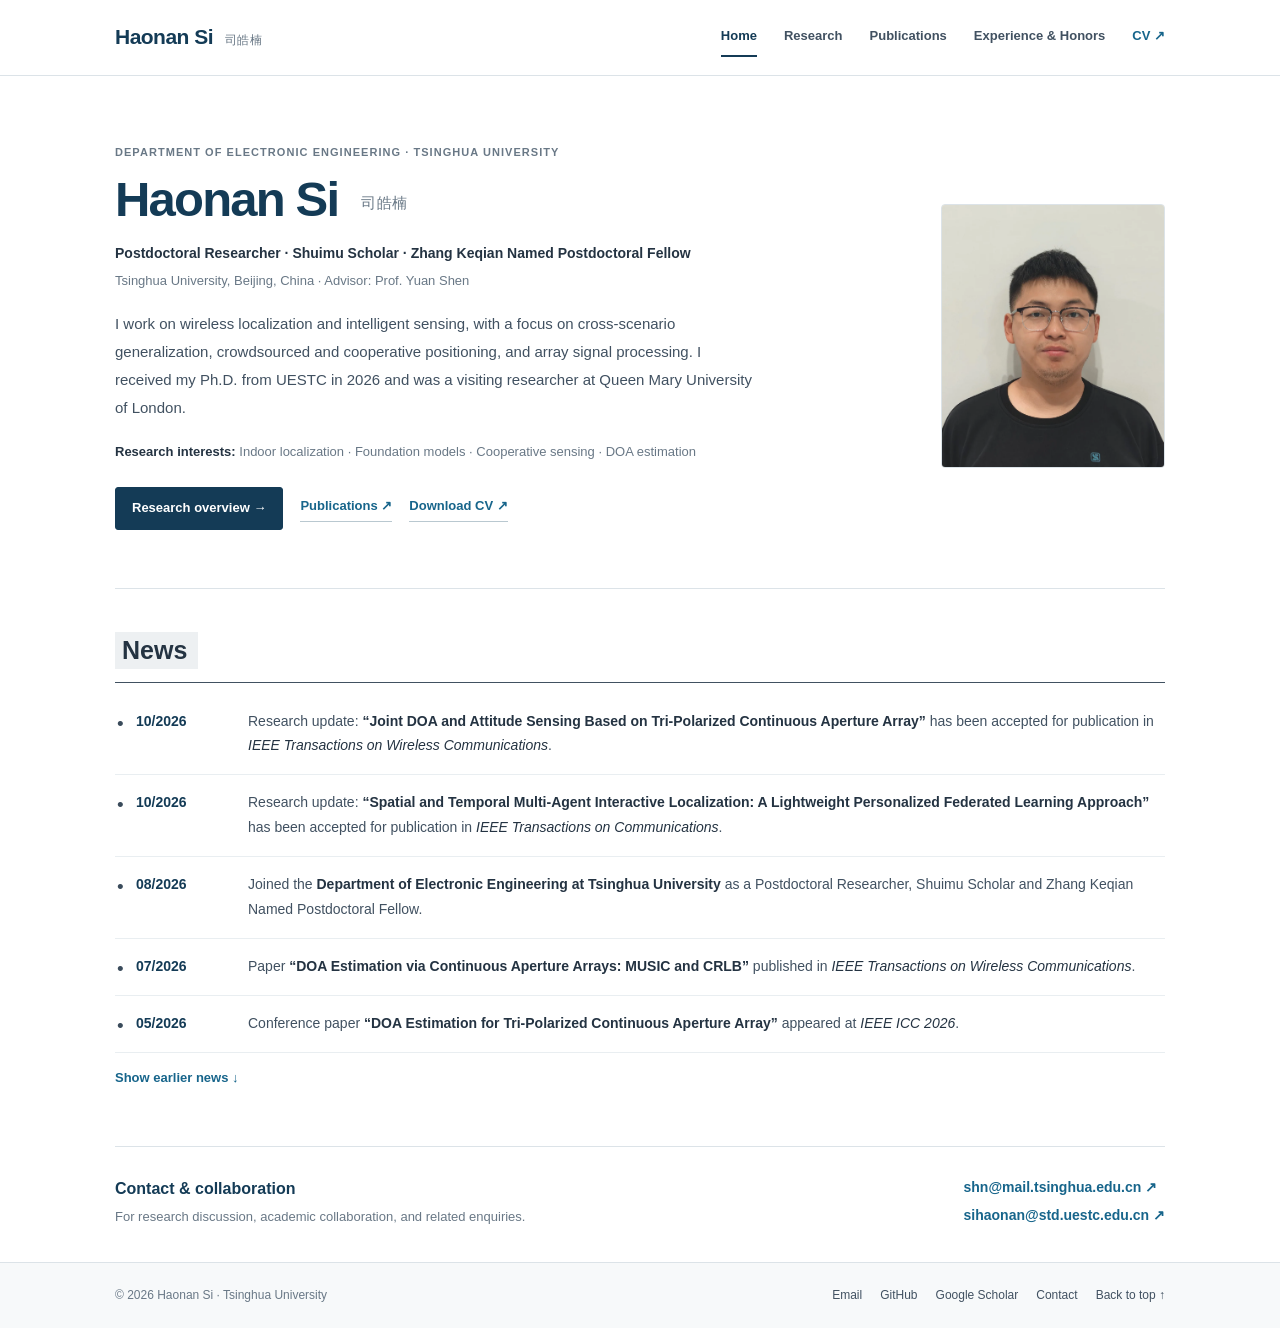
<file: index.html>
<!doctype html><html lang="en"><head>
<meta charset="utf-8"><meta name="viewport" content="width=device-width,initial-scale=1">
<title>Home · Haonan Si</title>
<meta name="description" content="I work on wireless localization and intelligent sensing, with a focus on cross-scenario generalization, crowdsourced and cooperative positioning, and array signal processing. I received my Ph.D. from UESTC in 2026 and was a visiting researcher at Queen Mary University of London.">
<link rel="stylesheet" href="style.css">
<script defer src="assets/js/site.js"></script></head><body >
<a class="skip-link" href="#main-content">Skip to content</a>
<header class="site-header" id="top"><div class="container header-row">
 <a class="site-brand" href="index.html" aria-label="Haonan Si homepage"><strong>Haonan Si</strong><span>司皓楠</span></a>
 <button class="menu-toggle" type="button" aria-expanded="false" aria-controls="primary-navigation" aria-label="Toggle navigation"><span></span><span></span><span></span></button>
 <nav id="primary-navigation" class="site-nav" aria-label="Main navigation"><a href="index.html" aria-current="page">Home</a>
<a href="research.html" >Research</a>
<a href="publications.html" >Publications</a>
<a href="experience-honors.html" >Experience &amp; Honors</a>
<a class="nav-cv" href="assets/Haonan_Si_CV.pdf" target="_blank" rel="noopener noreferrer">CV ↗</a></nav></div></header>
<main id="main-content">


<div class="container">
<section class="home-hero" aria-labelledby="home-title">
 <div><span class="overline">Department of Electronic Engineering · Tsinghua University</span>
 <h1 id="home-title">Haonan Si <span class="cn-name">司皓楠</span></h1>
 <p class="home-role">Postdoctoral Researcher · Shuimu Scholar · Zhang Keqian Named Postdoctoral Fellow</p>
 <p class="home-institution">Tsinghua University, Beijing, China · Advisor: Prof. Yuan Shen</p>
 <p class="home-description">I work on wireless localization and intelligent sensing, with a focus on cross-scenario generalization, crowdsourced and cooperative positioning, and array signal processing. I received my Ph.D. from UESTC in 2026 and was a visiting researcher at Queen Mary University of London.</p>
 <p class="home-interests"><strong>Research interests:</strong> Indoor localization · Foundation models · Cooperative sensing · DOA estimation</p>
 <div class="hero-links"><a class="primary-link" href="research.html">Research overview →</a><a class="text-link" href="publications.html">Publications ↗</a><a class="text-link" href="assets/Haonan_Si_CV.pdf" target="_blank" rel="noopener noreferrer">Download CV ↗</a></div>
 </div>
 <figure class="hero-photo"><img src="assets/images/portrait.webp" width="1050" height="1400" alt="Portrait of Haonan Si" fetchpriority="high"></figure>
</section>
<section class="news-section" id="news" aria-labelledby="news-title">
 <div class="heading-rule"><h2 class="block-heading" id="news-title"><span class="heading-highlight">News</span></h2></div>
 <ul class="news-list">
<li class="news-item" data-older="false"><time class="news-date">10/2026</time><div class="news-detail">Research update: <strong>“Joint DOA and Attitude Sensing Based on Tri-Polarized Continuous Aperture Array”</strong> has been accepted for publication in <em>IEEE Transactions on Wireless Communications</em>.</div></li>
<li class="news-item" data-older="false"><time class="news-date">10/2026</time><div class="news-detail">Research update: <strong>“Spatial and Temporal Multi-Agent Interactive Localization: A Lightweight Personalized Federated Learning Approach”</strong> has been accepted for publication in <em>IEEE Transactions on Communications</em>.</div></li>
<li class="news-item" data-older="false"><time class="news-date">08/2026</time><div class="news-detail">Joined the <strong>Department of Electronic Engineering at Tsinghua University</strong> as a Postdoctoral Researcher, Shuimu Scholar and Zhang Keqian Named Postdoctoral Fellow.</div></li>
<li class="news-item" data-older="false"><time class="news-date">07/2026</time><div class="news-detail">Paper <strong>“DOA Estimation via Continuous Aperture Arrays: MUSIC and CRLB”</strong> published in <em>IEEE Transactions on Wireless Communications</em>.</div></li>
<li class="news-item" data-older="false"><time class="news-date">05/2026</time><div class="news-detail">Conference paper <strong>“DOA Estimation for Tri-Polarized Continuous Aperture Array”</strong> appeared at <em>IEEE ICC 2026</em>.</div></li>
<li class="news-item" data-older="true"><time class="news-date">11/2025</time><div class="news-detail">Paper <strong>“Cross-Scenario Foundation Localization Models: Architecture, Key Technologies, and Challenges”</strong> published in <em>IEEE Wireless Communications</em>.</div></li>
<li class="news-item" data-older="true"><time class="news-date">04/2025</time><div class="news-detail">Paper <strong>“Unsupervised Localization Toward Crowdsourced Trajectory Data: A Deep Reinforcement Learning Approach”</strong> published in <em>IEEE Transactions on Wireless Communications</em>.</div></li>
<li class="news-item" data-older="true"><time class="news-date">11/2024</time><div class="news-detail">Began a visiting Ph.D. research appointment at <strong>Queen Mary University of London</strong>, working with Prof. Yuanwei Liu and Dr. Jin Zhang.</div></li></ul>
 <button class="news-expand" type="button" hidden aria-expanded="false">Show earlier news ↓</button>
</section>
<section id="contact" class="contact-strip"><div><h2>Contact &amp; collaboration</h2><p>For research discussion, academic collaboration, and related enquiries.</p></div><div class="contact-emails"><a href="mailto:shn@mail.tsinghua.edu.cn">shn@mail.tsinghua.edu.cn ↗</a><a href="mailto:sihaonan@std.uestc.edu.cn">sihaonan@std.uestc.edu.cn ↗</a></div></section>
</div>

</main><footer class="site-footer"><div class="container footer-row"><span>© 2026 Haonan Si · Tsinghua University</span><span class="footer-links">
<a href="mailto:shn@mail.tsinghua.edu.cn">Email</a>
<a href="https://github.com/victory-si" target="_blank" rel="noopener noreferrer">GitHub</a>
<a href="https://scholar.google.com/citations?user=vTp-Ue4AAAAJ&amp;hl=zh-CN" target="_blank" rel="noopener noreferrer">Google Scholar</a>
<a href="index.html#contact">Contact</a><a href="#top">Back to top ↑</a>
</span></div></footer></body></html>
</file>
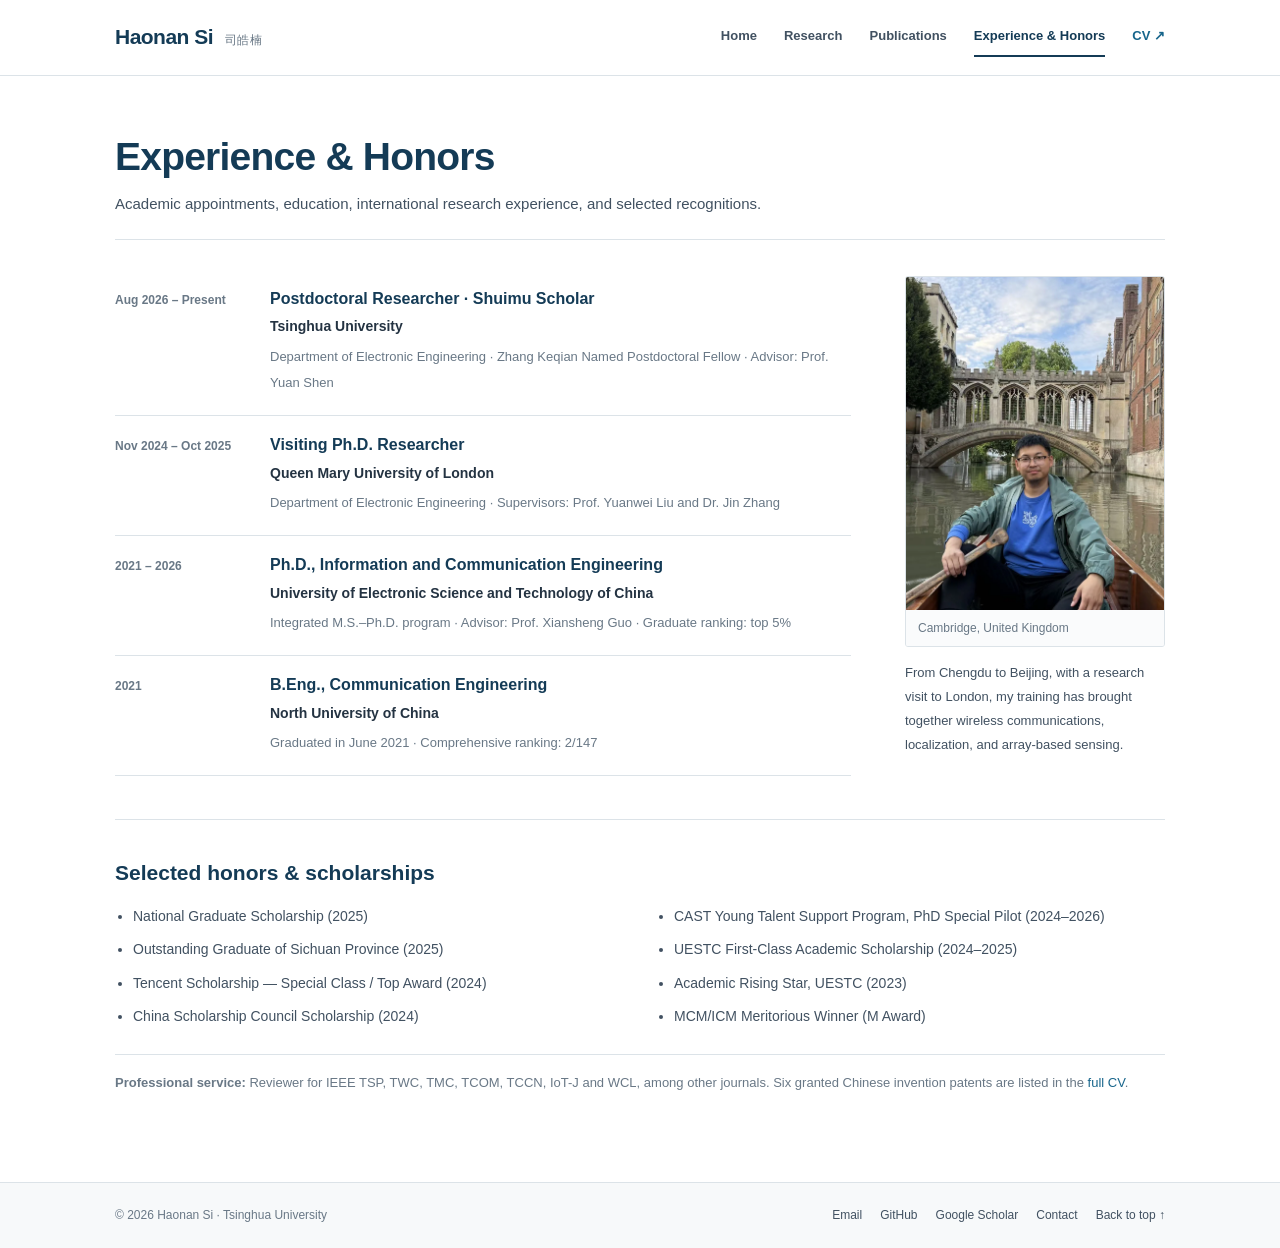
<file: experience-honors.html>
<!doctype html><html lang="en"><head>
<meta charset="utf-8"><meta name="viewport" content="width=device-width,initial-scale=1">
<title>Experience &amp; Honors · Haonan Si</title>
<meta name="description" content="I work on wireless localization and intelligent sensing, with a focus on cross-scenario generalization, crowdsourced and cooperative positioning, and array signal processing. I received my Ph.D. from UESTC in 2026 and was a visiting researcher at Queen Mary University of London.">
<link rel="stylesheet" href="style.css">
<script defer src="assets/js/site.js"></script></head><body >
<a class="skip-link" href="#main-content">Skip to content</a>
<header class="site-header" id="top"><div class="container header-row">
 <a class="site-brand" href="index.html" aria-label="Haonan Si homepage"><strong>Haonan Si</strong><span>司皓楠</span></a>
 <button class="menu-toggle" type="button" aria-expanded="false" aria-controls="primary-navigation" aria-label="Toggle navigation"><span></span><span></span><span></span></button>
 <nav id="primary-navigation" class="site-nav" aria-label="Main navigation"><a href="index.html" >Home</a>
<a href="research.html" >Research</a>
<a href="publications.html" >Publications</a>
<a href="experience-honors.html" aria-current="page" >Experience &amp; Honors</a>
<a class="nav-cv" href="assets/Haonan_Si_CV.pdf" target="_blank" rel="noopener noreferrer">CV ↗</a></nav></div></header>
<main id="main-content">


<div class="container"><header class="inner-header"><h1>Experience &amp; Honors</h1><p>Academic appointments, education, international research experience, and selected recognitions.</p></header>
<div class="inner-content"><div class="experience-layout"><div><div class="timeline"><div class="timeline-item"><div class="timeline-date">Aug 2026 – Present</div><div class="timeline-content"><h2>Postdoctoral Researcher · Shuimu Scholar</h2><p>Tsinghua University</p><span>Department of Electronic Engineering · Zhang Keqian Named Postdoctoral Fellow · Advisor: Prof. Yuan Shen</span></div></div>
<div class="timeline-item"><div class="timeline-date">Nov 2024 – Oct 2025</div><div class="timeline-content"><h2>Visiting Ph.D. Researcher</h2><p>Queen Mary University of London</p><span>Department of Electronic Engineering · Supervisors: Prof. Yuanwei Liu and Dr. Jin Zhang</span></div></div>
<div class="timeline-item"><div class="timeline-date">2021 – 2026</div><div class="timeline-content"><h2>Ph.D., Information and Communication Engineering</h2><p>University of Electronic Science and Technology of China</p><span>Integrated M.S.–Ph.D. program · Advisor: Prof. Xiansheng Guo · Graduate ranking: top 5%</span></div></div>
<div class="timeline-item"><div class="timeline-date">2021</div><div class="timeline-content"><h2>B.Eng., Communication Engineering</h2><p>North University of China</p><span>Graduated in June 2021 · Comprehensive ranking: 2/147</span></div></div></div></div>
<aside class="experience-aside"><figure><img src="assets/images/cambridge.webp" width="1050" height="1400" alt="Haonan Si in Cambridge during a UK visit" loading="lazy"><figcaption>Cambridge, United Kingdom</figcaption></figure><p class="aside-note">From Chengdu to Beijing, with a research visit to London, my training has brought together wireless communications, localization, and array-based sensing.</p></aside></div>
<section class="honors-section"><h2 class="small-heading">Selected honors &amp; scholarships</h2><div class="honors-grid"><ul><li>National Graduate Scholarship (2025)</li><li>Outstanding Graduate of Sichuan Province (2025)</li><li>Tencent Scholarship — Special Class / Top Award (2024)</li><li>China Scholarship Council Scholarship (2024)</li></ul><ul><li>CAST Young Talent Support Program, PhD Special Pilot (2024–2026)</li><li>UESTC First-Class Academic Scholarship (2024–2025)</li><li>Academic Rising Star, UESTC (2023)</li><li>MCM/ICM Meritorious Winner (M Award)</li></ul></div>
<p class="service-note"><strong>Professional service:</strong> Reviewer for IEEE TSP, TWC, TMC, TCOM, TCCN, IoT-J and WCL, among other journals. Six granted Chinese invention patents are listed in the <a href="assets/Haonan_Si_CV.pdf" target="_blank" rel="noopener noreferrer">full CV</a>.</p></section>
</div></div>

</main><footer class="site-footer"><div class="container footer-row"><span>© 2026 Haonan Si · Tsinghua University</span><span class="footer-links">
<a href="mailto:shn@mail.tsinghua.edu.cn">Email</a>
<a href="https://github.com/victory-si" target="_blank" rel="noopener noreferrer">GitHub</a>
<a href="https://scholar.google.com/citations?user=vTp-Ue4AAAAJ&amp;hl=zh-CN" target="_blank" rel="noopener noreferrer">Google Scholar</a>
<a href="index.html#contact">Contact</a><a href="#top">Back to top ↑</a>
</span></div></footer></body></html>
</file>
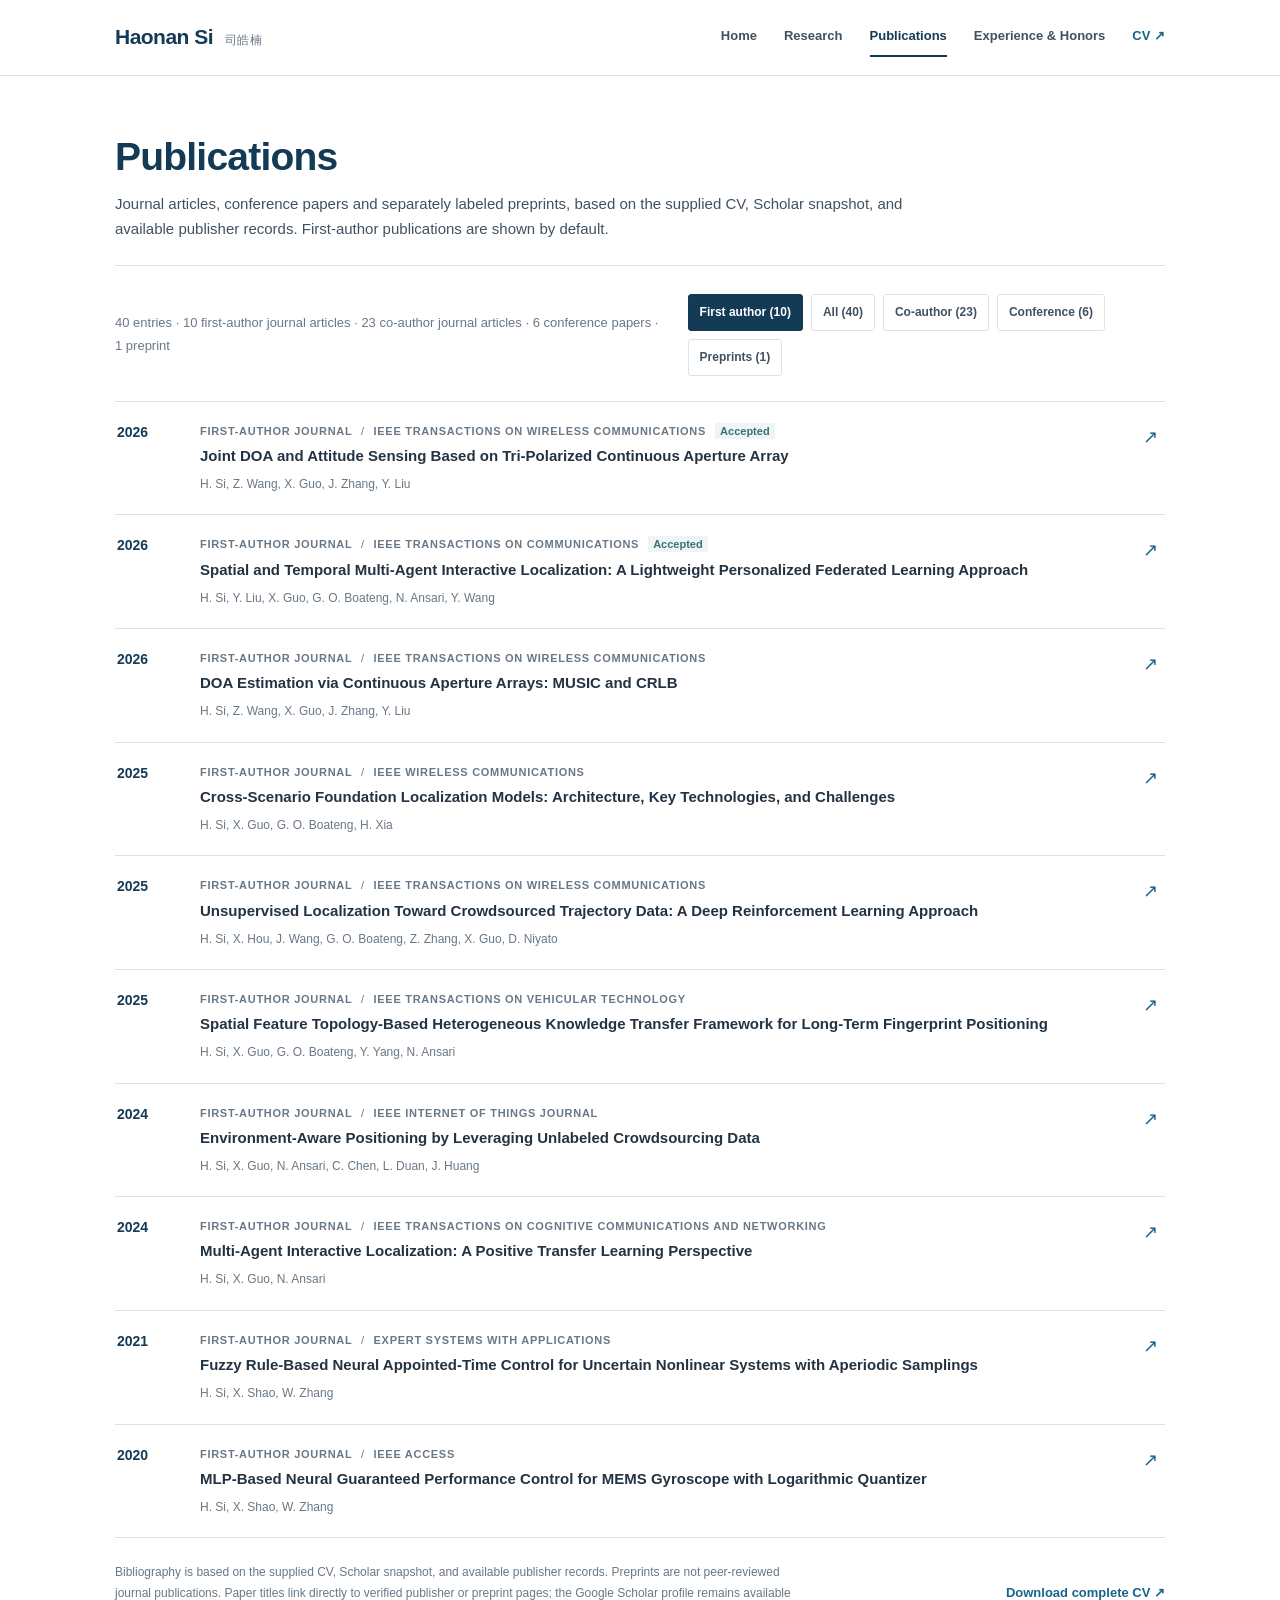
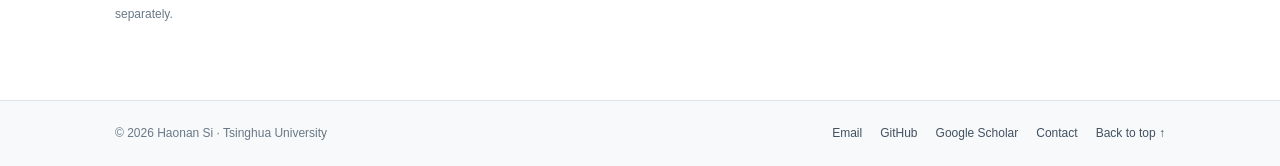
<file: publications.html>
<!doctype html><html lang="en"><head>
<meta charset="utf-8"><meta name="viewport" content="width=device-width,initial-scale=1">
<title>Publications · Haonan Si</title>
<meta name="description" content="I work on wireless localization and intelligent sensing, with a focus on cross-scenario generalization, crowdsourced and cooperative positioning, and array signal processing. I received my Ph.D. from UESTC in 2026 and was a visiting researcher at Queen Mary University of London.">
<link rel="stylesheet" href="style.css">
<script defer src="assets/js/site.js"></script></head><body >
<a class="skip-link" href="#main-content">Skip to content</a>
<header class="site-header" id="top"><div class="container header-row">
 <a class="site-brand" href="index.html" aria-label="Haonan Si homepage"><strong>Haonan Si</strong><span>司皓楠</span></a>
 <button class="menu-toggle" type="button" aria-expanded="false" aria-controls="primary-navigation" aria-label="Toggle navigation"><span></span><span></span><span></span></button>
 <nav id="primary-navigation" class="site-nav" aria-label="Main navigation"><a href="index.html" >Home</a>
<a href="research.html" >Research</a>
<a href="publications.html" aria-current="page" >Publications</a>
<a href="experience-honors.html" >Experience &amp; Honors</a>
<a class="nav-cv" href="assets/Haonan_Si_CV.pdf" target="_blank" rel="noopener noreferrer">CV ↗</a></nav></div></header>
<main id="main-content">
<div class="container"><header class="inner-header"><h1>Publications</h1><p>Journal articles, conference papers and separately labeled preprints, based on the supplied CV, Scholar snapshot, and available publisher records. First-author publications are shown by default.</p></header>
<div class="inner-content"><div class="pub-intro"><span>40 entries · 10 first-author journal articles · 23 co-author journal articles · 6 conference papers · 1 preprint</span>
<div class="pub-filters" role="group" aria-label="Filter publications" hidden><button type="button" data-filter="first" aria-pressed="false">First author (10)</button><button type="button" data-filter="all" aria-pressed="false">All (40)</button><button type="button" data-filter="coauthor" aria-pressed="false">Co-author (23)</button><button type="button" data-filter="conference" aria-pressed="false">Conference (6)</button><button type="button" data-filter="preprint" aria-pressed="false">Preprints (1)</button></div></div><div class="publication-list"><article class="publication-item" data-kind="first" data-category="sensing">
<span class="pub-year">2026</span><div class="pub-content"><div class="pub-type">First-author journal <b>/</b> IEEE Transactions on Wireless Communications<span class="pub-status">Accepted</span></div>
<h2><a href="https://ieeexplore.ieee.org/document/11704840/" target="_blank" rel="noopener noreferrer">Joint DOA and Attitude Sensing Based on Tri-Polarized Continuous Aperture Array</a></h2><p class="pub-authors">H. Si, Z. Wang, X. Guo, J. Zhang, Y. Liu</p></div>
<a class="pub-link" href="https://ieeexplore.ieee.org/document/11704840/" target="_blank" rel="noopener noreferrer" aria-label="Open paper: Joint DOA and Attitude Sensing Based on Tri-Polarized Continuous Aperture Array">↗</a></article><article class="publication-item" data-kind="first" data-category="learning">
<span class="pub-year">2026</span><div class="pub-content"><div class="pub-type">First-author journal <b>/</b> IEEE Transactions on Communications<span class="pub-status">Accepted</span></div>
<h2><a href="https://ieeexplore.ieee.org/document/11715760/" target="_blank" rel="noopener noreferrer">Spatial and Temporal Multi-Agent Interactive Localization: A Lightweight Personalized Federated Learning Approach</a></h2><p class="pub-authors">H. Si, Y. Liu, X. Guo, G. O. Boateng, N. Ansari, Y. Wang</p></div>
<a class="pub-link" href="https://ieeexplore.ieee.org/document/11715760/" target="_blank" rel="noopener noreferrer" aria-label="Open paper: Spatial and Temporal Multi-Agent Interactive Localization: A Lightweight Personalized Federated Learning Approach">↗</a></article><article class="publication-item" data-kind="first" data-category="sensing">
<span class="pub-year">2026</span><div class="pub-content"><div class="pub-type">First-author journal <b>/</b> IEEE Transactions on Wireless Communications</div>
<h2><a href="https://ieeexplore.ieee.org/document/11592786/" target="_blank" rel="noopener noreferrer">DOA Estimation via Continuous Aperture Arrays: MUSIC and CRLB</a></h2><p class="pub-authors">H. Si, Z. Wang, X. Guo, J. Zhang, Y. Liu</p></div>
<a class="pub-link" href="https://ieeexplore.ieee.org/document/11592786/" target="_blank" rel="noopener noreferrer" aria-label="Open paper: DOA Estimation via Continuous Aperture Arrays: MUSIC and CRLB">↗</a></article><article class="publication-item" data-kind="coauthor" data-category="learning">
<span class="pub-year">2026</span><div class="pub-content"><div class="pub-type">Co-author journal <b>/</b> IEEE Transactions on Automation Science and Engineering</div>
<h2><a href="https://ieeexplore.ieee.org/document/11720456/" target="_blank" rel="noopener noreferrer">A Self-Organizing Federated Reinforcement Learning Framework for Cross-Scenario Collaborative AVP Trajectory Planning</a></h2><p class="pub-authors">X. Liu, X. Guo, G. O. Boateng, H. Si, et al.</p></div>
<a class="pub-link" href="https://ieeexplore.ieee.org/document/11720456/" target="_blank" rel="noopener noreferrer" aria-label="Open paper: A Self-Organizing Federated Reinforcement Learning Framework for Cross-Scenario Collaborative AVP Trajectory Planning">↗</a></article><article class="publication-item" data-kind="coauthor" data-category="localization">
<span class="pub-year">2026</span><div class="pub-content"><div class="pub-type">Co-author journal <b>/</b> IEEE Wireless Communications<span class="pub-status">Early Access</span></div>
<h2><a href="https://ieeexplore.ieee.org/document/11716568/" target="_blank" rel="noopener noreferrer">Critical Semantic Innovation Interaction Mechanism Towards Vehicle–Infrastructure Collaboration in Autonomous Valet Parking</a></h2><p class="pub-authors">X. Liu, X. Guo, G. O. Boateng, H. Si, Y. Wang</p></div>
<a class="pub-link" href="https://ieeexplore.ieee.org/document/11716568/" target="_blank" rel="noopener noreferrer" aria-label="Open paper: Critical Semantic Innovation Interaction Mechanism Towards Vehicle–Infrastructure Collaboration in Autonomous Valet Parking">↗</a></article><article class="publication-item" data-kind="coauthor" data-category="localization">
<span class="pub-year">2026</span><div class="pub-content"><div class="pub-type">Co-author journal <b>/</b> ISPRS Journal of Photogrammetry and Remote Sensing</div>
<h2><a href="https://www.sciencedirect.com/science/article/pii/S0924271626003564" target="_blank" rel="noopener noreferrer">ParkingTwin: Training-free streaming 3D reconstruction for parking-lot digital twins</a></h2><p class="pub-authors">X. Liu, Y. Wang, X. Guo, G. O. Boateng, Y. Cao, H. Si, X. Guo, N. Ansari</p></div>
<a class="pub-link" href="https://www.sciencedirect.com/science/article/pii/S0924271626003564" target="_blank" rel="noopener noreferrer" aria-label="Open paper: ParkingTwin: Training-free streaming 3D reconstruction for parking-lot digital twins">↗</a></article><article class="publication-item" data-kind="coauthor" data-category="localization">
<span class="pub-year">2026</span><div class="pub-content"><div class="pub-type">Co-author journal <b>/</b> IEEE Internet of Things Journal</div>
<h2><a href="https://ieeexplore.ieee.org/document/11598796/" target="_blank" rel="noopener noreferrer">O-VIP: A High-Level Semantic Map Construction Method via OSM-Visual-Inertial Fusion for Multivehicle Cooperative AVP</a></h2><p class="pub-authors">Y. Wang, X. Liu, X. Guo, H. Si, N. Ansari</p></div>
<a class="pub-link" href="https://ieeexplore.ieee.org/document/11598796/" target="_blank" rel="noopener noreferrer" aria-label="Open paper: O-VIP: A High-Level Semantic Map Construction Method via OSM-Visual-Inertial Fusion for Multivehicle Cooperative AVP">↗</a></article><article class="publication-item" data-kind="coauthor" data-category="sensing">
<span class="pub-year">2026</span><div class="pub-content"><div class="pub-type">Co-author journal <b>/</b> IEEE Transactions on Wireless Communications</div>
<h2><a href="https://ieeexplore.ieee.org/document/11657468/" target="_blank" rel="noopener noreferrer">Clutter-Aware Waveform Design for Multi-Cell Integrated Sensing and Communication Systems</a></h2><p class="pub-authors">Y. F. Aikoun, G. O. Boateng, Z. Wang, H. Si, X. Guo, N. Ansari</p></div>
<a class="pub-link" href="https://ieeexplore.ieee.org/document/11657468/" target="_blank" rel="noopener noreferrer" aria-label="Open paper: Clutter-Aware Waveform Design for Multi-Cell Integrated Sensing and Communication Systems">↗</a></article><article class="publication-item" data-kind="coauthor" data-category="localization">
<span class="pub-year">2026</span><div class="pub-content"><div class="pub-type">Co-author journal <b>/</b> IEEE Open Journal of Intelligent Transportation Systems</div>
<h2><a href="https://ieeexplore.ieee.org/document/11586058/" target="_blank" rel="noopener noreferrer">Prioritized Multi-Agent Path Finding for AVPC Leveraging Distributional Dueling DQN</a></h2><p class="pub-authors">C. Chen, H. Si, G. O. Boateng, X. Guo, D. Yao</p></div>
<a class="pub-link" href="https://ieeexplore.ieee.org/document/11586058/" target="_blank" rel="noopener noreferrer" aria-label="Open paper: Prioritized Multi-Agent Path Finding for AVPC Leveraging Distributional Dueling DQN">↗</a></article><article class="publication-item" data-kind="coauthor" data-category="learning">
<span class="pub-year">2026</span><div class="pub-content"><div class="pub-type">Co-author journal <b>/</b> IEEE Transactions on Network Science and Engineering</div>
<h2><a href="https://ieeexplore.ieee.org/document/11410048/" target="_blank" rel="noopener noreferrer">A Self-Supervised Masked Autoencoder Leveraging Temporal-Frequency Representation for CSI Localization</a></h2><p class="pub-authors">Y. Liu, H. Si, G. O. Boateng, X. Guo, B. Qian, N. Ansari</p></div>
<a class="pub-link" href="https://ieeexplore.ieee.org/document/11410048/" target="_blank" rel="noopener noreferrer" aria-label="Open paper: A Self-Supervised Masked Autoencoder Leveraging Temporal-Frequency Representation for CSI Localization">↗</a></article><article class="publication-item" data-kind="conference" data-category="sensing">
<span class="pub-year">2026</span><div class="pub-content"><div class="pub-type">Conference paper <b>/</b> Proc. IEEE PIMRC</div>
<h2><a href="https://ieeexplore.ieee.org/document/11712041/" target="_blank" rel="noopener noreferrer">Precoding and Bi-Static Sensing for Cooperative ISAC</a></h2><p class="pub-authors">Y. F. Aikoun, H. Si, G. O. Boateng, X. Liu, X. Guo, N. Ansari</p></div>
<a class="pub-link" href="https://ieeexplore.ieee.org/document/11712041/" target="_blank" rel="noopener noreferrer" aria-label="Open paper: Precoding and Bi-Static Sensing for Cooperative ISAC">↗</a></article><article class="publication-item" data-kind="conference" data-category="sensing">
<span class="pub-year">2026</span><div class="pub-content"><div class="pub-type">Conference paper <b>/</b> Proc. IEEE International Conference on Communications (ICC)</div>
<h2><a href="https://ieeexplore.ieee.org/document/11587019/" target="_blank" rel="noopener noreferrer">DOA Estimation for Tri-Polarized Continuous Aperture Array</a></h2><p class="pub-authors">H. Si, Z. Wang, X. Guo, J. Zhang, Y. Liu</p></div>
<a class="pub-link" href="https://ieeexplore.ieee.org/document/11587019/" target="_blank" rel="noopener noreferrer" aria-label="Open paper: DOA Estimation for Tri-Polarized Continuous Aperture Array">↗</a></article><article class="publication-item" data-kind="first" data-category="learning">
<span class="pub-year">2025</span><div class="pub-content"><div class="pub-type">First-author journal <b>/</b> IEEE Wireless Communications</div>
<h2><a href="https://ieeexplore.ieee.org/document/11226846/" target="_blank" rel="noopener noreferrer">Cross-Scenario Foundation Localization Models: Architecture, Key Technologies, and Challenges</a></h2><p class="pub-authors">H. Si, X. Guo, G. O. Boateng, H. Xia</p></div>
<a class="pub-link" href="https://ieeexplore.ieee.org/document/11226846/" target="_blank" rel="noopener noreferrer" aria-label="Open paper: Cross-Scenario Foundation Localization Models: Architecture, Key Technologies, and Challenges">↗</a></article><article class="publication-item" data-kind="first" data-category="learning">
<span class="pub-year">2025</span><div class="pub-content"><div class="pub-type">First-author journal <b>/</b> IEEE Transactions on Wireless Communications</div>
<h2><a href="https://ieeexplore.ieee.org/document/10981533/" target="_blank" rel="noopener noreferrer">Unsupervised Localization Toward Crowdsourced Trajectory Data: A Deep Reinforcement Learning Approach</a></h2><p class="pub-authors">H. Si, X. Hou, J. Wang, G. O. Boateng, Z. Zhang, X. Guo, D. Niyato</p></div>
<a class="pub-link" href="https://ieeexplore.ieee.org/document/10981533/" target="_blank" rel="noopener noreferrer" aria-label="Open paper: Unsupervised Localization Toward Crowdsourced Trajectory Data: A Deep Reinforcement Learning Approach">↗</a></article><article class="publication-item" data-kind="first" data-category="learning">
<span class="pub-year">2025</span><div class="pub-content"><div class="pub-type">First-author journal <b>/</b> IEEE Transactions on Vehicular Technology</div>
<h2><a href="https://ieeexplore.ieee.org/document/10945500/" target="_blank" rel="noopener noreferrer">Spatial Feature Topology-Based Heterogeneous Knowledge Transfer Framework for Long-Term Fingerprint Positioning</a></h2><p class="pub-authors">H. Si, X. Guo, G. O. Boateng, Y. Yang, N. Ansari</p></div>
<a class="pub-link" href="https://ieeexplore.ieee.org/document/10945500/" target="_blank" rel="noopener noreferrer" aria-label="Open paper: Spatial Feature Topology-Based Heterogeneous Knowledge Transfer Framework for Long-Term Fingerprint Positioning">↗</a></article><article class="publication-item" data-kind="coauthor" data-category="localization">
<span class="pub-year">2025</span><div class="pub-content"><div class="pub-type">Co-author journal <b>/</b> IEEE Transactions on Automation Science and Engineering</div>
<h2><a href="https://ieeexplore.ieee.org/document/11182176/" target="_blank" rel="noopener noreferrer">A Platform-Centric Framework for Intelligent Parking Traffic Prediction and Resource Optimization in Shared AVPC Systems</a></h2><p class="pub-authors">G. O. Boateng, H. Xia, H. Si, X. Guo, C. Chen, N. Ansari</p></div>
<a class="pub-link" href="https://ieeexplore.ieee.org/document/11182176/" target="_blank" rel="noopener noreferrer" aria-label="Open paper: A Platform-Centric Framework for Intelligent Parking Traffic Prediction and Resource Optimization in Shared AVPC Systems">↗</a></article><article class="publication-item" data-kind="coauthor" data-category="localization">
<span class="pub-year">2025</span><div class="pub-content"><div class="pub-type">Co-author journal <b>/</b> IEEE Sensors Journal</div>
<h2><a href="https://ieeexplore.ieee.org/document/11175297/" target="_blank" rel="noopener noreferrer">ToF-Based Indoor Localization for Harsh Environments: A Continuous Environment Sensing Framework</a></h2><p class="pub-authors">Y. Cao, X. Guo, G. O. Boateng, H. Si, B. Qian, X. Liu, N. Ansari</p></div>
<a class="pub-link" href="https://ieeexplore.ieee.org/document/11175297/" target="_blank" rel="noopener noreferrer" aria-label="Open paper: ToF-Based Indoor Localization for Harsh Environments: A Continuous Environment Sensing Framework">↗</a></article><article class="publication-item" data-kind="coauthor" data-category="learning">
<span class="pub-year">2025</span><div class="pub-content"><div class="pub-type">Co-author journal <b>/</b> IEEE Transactions on Intelligent Transportation Systems</div>
<h2><a href="https://ieeexplore.ieee.org/abstract/document/11164663" target="_blank" rel="noopener noreferrer">Multi-Vehicle Collaborative Trajectory Planning for AVP in Parking Lots: A Bio-Inspired Evolutionary Reinforcement Learning Approach</a></h2><p class="pub-authors">X. Liu, H. Si, G. O. Boateng, X. Guo, Y. Cao, B. Qian, N. Ansari</p></div>
<a class="pub-link" href="https://ieeexplore.ieee.org/abstract/document/11164663" target="_blank" rel="noopener noreferrer" aria-label="Open paper: Multi-Vehicle Collaborative Trajectory Planning for AVP in Parking Lots: A Bio-Inspired Evolutionary Reinforcement Learning Approach">↗</a></article><article class="publication-item" data-kind="coauthor" data-category="localization">
<span class="pub-year">2025</span><div class="pub-content"><div class="pub-type">Co-author journal <b>/</b> Sensors</div>
<h2><a href="https://www.mdpi.com/1424-8220/25/16/4914" target="_blank" rel="noopener noreferrer">Indoor Positioning Systems as Critical Infrastructure: An Assessment for Enhanced Location-Based Services</a></h2><p class="pub-authors">T. G. Hailu, X. Guo, H. Si</p></div>
<a class="pub-link" href="https://www.mdpi.com/1424-8220/25/16/4914" target="_blank" rel="noopener noreferrer" aria-label="Open paper: Indoor Positioning Systems as Critical Infrastructure: An Assessment for Enhanced Location-Based Services">↗</a></article><article class="publication-item" data-kind="coauthor" data-category="localization">
<span class="pub-year">2025</span><div class="pub-content"><div class="pub-type">Co-author journal <b>/</b> IEEE Internet of Things Journal</div>
<h2><a href="https://ieeexplore.ieee.org/document/11003116/" target="_blank" rel="noopener noreferrer">OSM2Net: A Robust Road Network Extraction Framework from Noisy Indoor Parking OpenStreetMap</a></h2><p class="pub-authors">Y. Cao, X. Guo, G. O. Boateng, N. Ansari, H. Si, B. Qian, X. Liu, H. Xia, Y. Liu</p></div>
<a class="pub-link" href="https://ieeexplore.ieee.org/document/11003116/" target="_blank" rel="noopener noreferrer" aria-label="Open paper: OSM2Net: A Robust Road Network Extraction Framework from Noisy Indoor Parking OpenStreetMap">↗</a></article><article class="publication-item" data-kind="coauthor" data-category="learning">
<span class="pub-year">2025</span><div class="pub-content"><div class="pub-type">Co-author journal <b>/</b> IEEE Internet of Things Journal</div>
<h2><a href="https://ieeexplore.ieee.org/document/10824825/" target="_blank" rel="noopener noreferrer">Hard Sample Meta-Learning for CIR NLoS Identification in UWB Positioning</a></h2><p class="pub-authors">Y. Liu, H. Si, G. O. Boateng, X. Guo, Y. Cao, B. Qian, N. Ansari</p></div>
<a class="pub-link" href="https://ieeexplore.ieee.org/document/10824825/" target="_blank" rel="noopener noreferrer" aria-label="Open paper: Hard Sample Meta-Learning for CIR NLoS Identification in UWB Positioning">↗</a></article><article class="publication-item" data-kind="coauthor" data-category="localization">
<span class="pub-year">2025</span><div class="pub-content"><div class="pub-type">Co-author journal <b>/</b> IEEE Communications Magazine</div>
<h2><a href="https://ieeexplore.ieee.org/document/10689485/" target="_blank" rel="noopener noreferrer">Automated Valet Parking and Charging: A Novel Collaborative AI-Empowered Architecture</a></h2><p class="pub-authors">X. Guo, G. O. Boateng, H. Si, Y. Cao, Y. Qiu, Z. Lai, X. Li, X. Liu, C. Chen</p></div>
<a class="pub-link" href="https://ieeexplore.ieee.org/document/10689485/" target="_blank" rel="noopener noreferrer" aria-label="Open paper: Automated Valet Parking and Charging: A Novel Collaborative AI-Empowered Architecture">↗</a></article><article class="publication-item" data-kind="coauthor" data-category="learning">
<span class="pub-year">2025</span><div class="pub-content"><div class="pub-type">Co-author journal <b>/</b> IEEE Transactions on Intelligent Vehicles</div>
<h2><a href="https://ieeexplore.ieee.org/document/10582308/" target="_blank" rel="noopener noreferrer">Automated Valet Parking and Charging: A Dynamic Pricing and Reservation-Based Framework Leveraging Multi-Agent Reinforcement Learning</a></h2><p class="pub-authors">G. O. Boateng, H. Si, H. Xia, X. Guo, C. Chen, I. O. Agyemang, N. Ansari</p></div>
<a class="pub-link" href="https://ieeexplore.ieee.org/document/10582308/" target="_blank" rel="noopener noreferrer" aria-label="Open paper: Automated Valet Parking and Charging: A Dynamic Pricing and Reservation-Based Framework Leveraging Multi-Agent Reinforcement Learning">↗</a></article><article class="publication-item" data-kind="conference" data-category="sensing">
<span class="pub-year">2025</span><div class="pub-content"><div class="pub-type">Conference paper <b>/</b> Proc. 22nd International Computer Conference on Wavelet Active Media Technology and Information Processing (ICCWAMTIP)</div>
<h2><a href="https://ieeexplore.ieee.org/document/11352647/" target="_blank" rel="noopener noreferrer">Cognitive ISAC Waveform Design Via Symbol-Level Precoding</a></h2><p class="pub-authors">Y. F. Aikoun, G. O. Boateng, Y. Liqiang, H. Si, X. Guo</p></div>
<a class="pub-link" href="https://ieeexplore.ieee.org/document/11352647/" target="_blank" rel="noopener noreferrer" aria-label="Open paper: Cognitive ISAC Waveform Design Via Symbol-Level Precoding">↗</a></article><article class="publication-item" data-kind="conference" data-category="learning">
<span class="pub-year">2025</span><div class="pub-content"><div class="pub-type">Conference paper <b>/</b> Proc. IEEE 11th World Forum on Internet of Things (WF-IoT)</div>
<h2><a href="https://ieeexplore.ieee.org/document/11270574/" target="_blank" rel="noopener noreferrer">A Multi-Vehicle Cooperative Localization Method for AVP Leveraging Double Deep Q-Network</a></h2><p class="pub-authors">X. Liu, X. Guo, G. O. Boateng, H. Si, B. Qian, Y. Cao, H. Xia, Y. Liu, Y. Wang</p></div>
<a class="pub-link" href="https://ieeexplore.ieee.org/document/11270574/" target="_blank" rel="noopener noreferrer" aria-label="Open paper: A Multi-Vehicle Cooperative Localization Method for AVP Leveraging Double Deep Q-Network">↗</a></article><article class="publication-item" data-kind="conference" data-category="learning">
<span class="pub-year">2025</span><div class="pub-content"><div class="pub-type">Conference paper <b>/</b> Proc. IEEE/CIC International Conference on Communications in China Workshops (ICCC Workshops)</div>
<h2><a href="https://ieeexplore.ieee.org/document/11148152/" target="_blank" rel="noopener noreferrer">Weakly-Supervised Crowdsourcing Localization Based on Self-Learning Spatial-Temporal Attention Network</a></h2><p class="pub-authors">H. Xia, G. O. Boateng, H. Si, X. Guo, B. Qian, X. Liu, Y. Cao, Y. Liu</p></div>
<a class="pub-link" href="https://ieeexplore.ieee.org/document/11148152/" target="_blank" rel="noopener noreferrer" aria-label="Open paper: Weakly-Supervised Crowdsourcing Localization Based on Self-Learning Spatial-Temporal Attention Network">↗</a></article><article class="publication-item" data-kind="conference" data-category="localization">
<span class="pub-year">2025</span><div class="pub-content"><div class="pub-type">Conference paper <b>/</b> Proc. IEEE INFOCOM Workshops</div>
<h2><a href="https://ieeexplore.ieee.org/document/11152846/" target="_blank" rel="noopener noreferrer">A Contract-Based Incentive Mechanism for Optimal Pricing and Allocation in Shared AVPC</a></h2><p class="pub-authors">K. Chen, G. O. Boateng, H. Si, X. Guo, N. Ansari</p></div>
<a class="pub-link" href="https://ieeexplore.ieee.org/document/11152846/" target="_blank" rel="noopener noreferrer" aria-label="Open paper: A Contract-Based Incentive Mechanism for Optimal Pricing and Allocation in Shared AVPC">↗</a></article><article class="publication-item" data-kind="preprint" data-category="localization">
<span class="pub-year">2025</span><div class="pub-content"><div class="pub-type">Preprint · Not peer-reviewed <b>/</b> Preprints.org<span class="pub-status">Preprint · Not peer-reviewed</span></div>
<h2><a href="https://www.preprints.org/manuscript/202508.0422" target="_blank" rel="noopener noreferrer">DynaFIPS: Multidimensional Metrics Framework with Confidence-Weighted Fusion for Dynamic Fingerprint-Based Indoor Localization</a></h2><p class="pub-authors">H. G. Tesfay, X. Guo, H. Si</p></div>
<a class="pub-link" href="https://www.preprints.org/manuscript/202508.0422" target="_blank" rel="noopener noreferrer" aria-label="Open paper: DynaFIPS: Multidimensional Metrics Framework with Confidence-Weighted Fusion for Dynamic Fingerprint-Based Indoor Localization">↗</a></article><article class="publication-item" data-kind="first" data-category="localization">
<span class="pub-year">2024</span><div class="pub-content"><div class="pub-type">First-author journal <b>/</b> IEEE Internet of Things Journal</div>
<h2><a href="https://ieeexplore.ieee.org/document/10401957/" target="_blank" rel="noopener noreferrer">Environment-Aware Positioning by Leveraging Unlabeled Crowdsourcing Data</a></h2><p class="pub-authors">H. Si, X. Guo, N. Ansari, C. Chen, L. Duan, J. Huang</p></div>
<a class="pub-link" href="https://ieeexplore.ieee.org/document/10401957/" target="_blank" rel="noopener noreferrer" aria-label="Open paper: Environment-Aware Positioning by Leveraging Unlabeled Crowdsourcing Data">↗</a></article><article class="publication-item" data-kind="first" data-category="learning">
<span class="pub-year">2024</span><div class="pub-content"><div class="pub-type">First-author journal <b>/</b> IEEE Transactions on Cognitive Communications and Networking</div>
<h2><a href="https://ieeexplore.ieee.org/document/10308963/" target="_blank" rel="noopener noreferrer">Multi-Agent Interactive Localization: A Positive Transfer Learning Perspective</a></h2><p class="pub-authors">H. Si, X. Guo, N. Ansari</p></div>
<a class="pub-link" href="https://ieeexplore.ieee.org/document/10308963/" target="_blank" rel="noopener noreferrer" aria-label="Open paper: Multi-Agent Interactive Localization: A Positive Transfer Learning Perspective">↗</a></article><article class="publication-item" data-kind="coauthor" data-category="localization">
<span class="pub-year">2024</span><div class="pub-content"><div class="pub-type">Co-author journal <b>/</b> Sensors</div>
<h2><a href="https://www.mdpi.com/1424-8220/24/21/6876" target="_blank" rel="noopener noreferrer">Theories and Methods for Indoor Positioning Systems: A Comparative Analysis, Challenges, and Prospective Measures</a></h2><p class="pub-authors">T. G. Hailu, X. Guo, H. Si, L. Li, Y. Zhang</p></div>
<a class="pub-link" href="https://www.mdpi.com/1424-8220/24/21/6876" target="_blank" rel="noopener noreferrer" aria-label="Open paper: Theories and Methods for Indoor Positioning Systems: A Comparative Analysis, Challenges, and Prospective Measures">↗</a></article><article class="publication-item" data-kind="coauthor" data-category="localization">
<span class="pub-year">2024</span><div class="pub-content"><div class="pub-type">Co-author journal <b>/</b> Sensors</div>
<h2><a href="https://www.mdpi.com/1424-8220/24/17/5665" target="_blank" rel="noopener noreferrer">Ada-LT IP: Functional Discriminant Analysis of Feature Extraction for Adaptive Long-Term Wi-Fi Indoor Localization in Evolving Environments</a></h2><p class="pub-authors">T. G. Hailu, X. Guo, H. Si, L. Li, Y. Zhang</p></div>
<a class="pub-link" href="https://www.mdpi.com/1424-8220/24/17/5665" target="_blank" rel="noopener noreferrer" aria-label="Open paper: Ada-LT IP: Functional Discriminant Analysis of Feature Extraction for Adaptive Long-Term Wi-Fi Indoor Localization in Evolving Environments">↗</a></article><article class="publication-item" data-kind="coauthor" data-category="localization">
<span class="pub-year">2024</span><div class="pub-content"><div class="pub-type">Co-author journal <b>/</b> IEEE Sensors Journal</div>
<h2><a href="https://ieeexplore.ieee.org/document/10443830/" target="_blank" rel="noopener noreferrer">TRAIL: A Three-Step Robust Adversarial Indoor Localization Framework</a></h2><p class="pub-authors">Y. Yang, X. Guo, C. Chen, G. O. Boateng, H. Si, B. Qian, L. Duan</p></div>
<a class="pub-link" href="https://ieeexplore.ieee.org/document/10443830/" target="_blank" rel="noopener noreferrer" aria-label="Open paper: TRAIL: A Three-Step Robust Adversarial Indoor Localization Framework">↗</a></article><article class="publication-item" data-kind="coauthor" data-category="learning">
<span class="pub-year">2022</span><div class="pub-content"><div class="pub-type">Co-author journal <b>/</b> Sensors</div>
<h2><a href="https://www.mdpi.com/1424-8220/22/23/9127" target="_blank" rel="noopener noreferrer">Co-Occurrence Fingerprint Data-Based Heterogeneous Transfer Learning Framework for Indoor Positioning</a></h2><p class="pub-authors">J. Huang, H. Si, X. Guo, K. Zhong</p></div>
<a class="pub-link" href="https://www.mdpi.com/1424-8220/22/23/9127" target="_blank" rel="noopener noreferrer" aria-label="Open paper: Co-Occurrence Fingerprint Data-Based Heterogeneous Transfer Learning Framework for Indoor Positioning">↗</a></article><article class="publication-item" data-kind="coauthor" data-category="learning">
<span class="pub-year">2022</span><div class="pub-content"><div class="pub-type">Co-author journal <b>/</b> Engineering Applications of Artificial Intelligence</div>
<h2><a href="https://www.sciencedirect.com/science/article/abs/pii/S0952197622000367" target="_blank" rel="noopener noreferrer">Low-Frequency Learning Quantized Control for MEMS Gyroscopes Accounting for Full-State Constraints</a></h2><p class="pub-authors">X. Shao, H. Si, W. Zhang</p></div>
<a class="pub-link" href="https://www.sciencedirect.com/science/article/abs/pii/S0952197622000367" target="_blank" rel="noopener noreferrer" aria-label="Open paper: Low-Frequency Learning Quantized Control for MEMS Gyroscopes Accounting for Full-State Constraints">↗</a></article><article class="publication-item" data-kind="first" data-category="learning">
<span class="pub-year">2021</span><div class="pub-content"><div class="pub-type">First-author journal <b>/</b> Expert Systems with Applications</div>
<h2><a href="https://www.sciencedirect.com/science/article/abs/pii/S0957417420311489" target="_blank" rel="noopener noreferrer">Fuzzy Rule-Based Neural Appointed-Time Control for Uncertain Nonlinear Systems with Aperiodic Samplings</a></h2><p class="pub-authors">H. Si, X. Shao, W. Zhang</p></div>
<a class="pub-link" href="https://www.sciencedirect.com/science/article/abs/pii/S0957417420311489" target="_blank" rel="noopener noreferrer" aria-label="Open paper: Fuzzy Rule-Based Neural Appointed-Time Control for Uncertain Nonlinear Systems with Aperiodic Samplings">↗</a></article><article class="publication-item" data-kind="coauthor" data-category="learning">
<span class="pub-year">2021</span><div class="pub-content"><div class="pub-type">Co-author journal <b>/</b> Neural Computing and Applications</div>
<h2><a href="https://link.springer.com/article/10.1007/s00521-020-05357-w" target="_blank" rel="noopener noreferrer">Event-Triggered Neural Intelligent Control for Uncertain Nonlinear Systems with Specified-Time Guaranteed Behaviors</a></h2><p class="pub-authors">X. Shao, H. Si, W. Zhang</p></div>
<a class="pub-link" href="https://link.springer.com/article/10.1007/s00521-020-05357-w" target="_blank" rel="noopener noreferrer" aria-label="Open paper: Event-Triggered Neural Intelligent Control for Uncertain Nonlinear Systems with Specified-Time Guaranteed Behaviors">↗</a></article><article class="publication-item" data-kind="coauthor" data-category="learning">
<span class="pub-year">2021</span><div class="pub-content"><div class="pub-type">Co-author journal <b>/</b> Fuzzy Sets and Systems</div>
<h2><a href="https://www.sciencedirect.com/science/article/abs/pii/S0165011420302967" target="_blank" rel="noopener noreferrer">Fuzzy Wavelet Neural Control with Improved Prescribed Performance for MEMS Gyroscope Subject to Input Quantization</a></h2><p class="pub-authors">X. Shao, H. Si, W. Zhang</p></div>
<a class="pub-link" href="https://www.sciencedirect.com/science/article/abs/pii/S0165011420302967" target="_blank" rel="noopener noreferrer" aria-label="Open paper: Fuzzy Wavelet Neural Control with Improved Prescribed Performance for MEMS Gyroscope Subject to Input Quantization">↗</a></article><article class="publication-item" data-kind="coauthor" data-category="localization">
<span class="pub-year">2021</span><div class="pub-content"><div class="pub-type">Co-author journal <b>/</b> IEEE Systems Journal</div>
<h2><a href="https://ieeexplore.ieee.org/document/9235507/" target="_blank" rel="noopener noreferrer">Neurodynamic Formation Maneuvering Control with Modified Prescribed Performances for Networked Uncertain Quadrotors</a></h2><p class="pub-authors">X. Shao, Z. Cao, H. Si</p></div>
<a class="pub-link" href="https://ieeexplore.ieee.org/document/9235507/" target="_blank" rel="noopener noreferrer" aria-label="Open paper: Neurodynamic Formation Maneuvering Control with Modified Prescribed Performances for Networked Uncertain Quadrotors">↗</a></article><article class="publication-item" data-kind="first" data-category="learning">
<span class="pub-year">2020</span><div class="pub-content"><div class="pub-type">First-author journal <b>/</b> IEEE Access</div>
<h2><a href="https://ieeexplore.ieee.org/document/9000916/" target="_blank" rel="noopener noreferrer">MLP-Based Neural Guaranteed Performance Control for MEMS Gyroscope with Logarithmic Quantizer</a></h2><p class="pub-authors">H. Si, X. Shao, W. Zhang</p></div>
<a class="pub-link" href="https://ieeexplore.ieee.org/document/9000916/" target="_blank" rel="noopener noreferrer" aria-label="Open paper: MLP-Based Neural Guaranteed Performance Control for MEMS Gyroscope with Logarithmic Quantizer">↗</a></article></div>
<div class="pub-bottom"><p>Bibliography is based on the supplied CV, Scholar snapshot, and available publisher records. Preprints are not peer-reviewed journal publications. Paper titles link directly to verified publisher or preprint pages; the Google Scholar profile remains available separately.</p><a href="assets/Haonan_Si_CV.pdf" target="_blank" rel="noopener noreferrer">Download complete CV ↗</a></div></div></div></main><footer class="site-footer"><div class="container footer-row"><span>© 2026 Haonan Si · Tsinghua University</span><span class="footer-links">
<a href="mailto:shn@mail.tsinghua.edu.cn">Email</a>
<a href="https://github.com/victory-si" target="_blank" rel="noopener noreferrer">GitHub</a>
<a href="https://scholar.google.com/citations?user=vTp-Ue4AAAAJ&amp;hl=zh-CN" target="_blank" rel="noopener noreferrer">Google Scholar</a>
<a href="index.html#contact">Contact</a><a href="#top">Back to top ↑</a>
</span></div></footer></body></html>
</file>
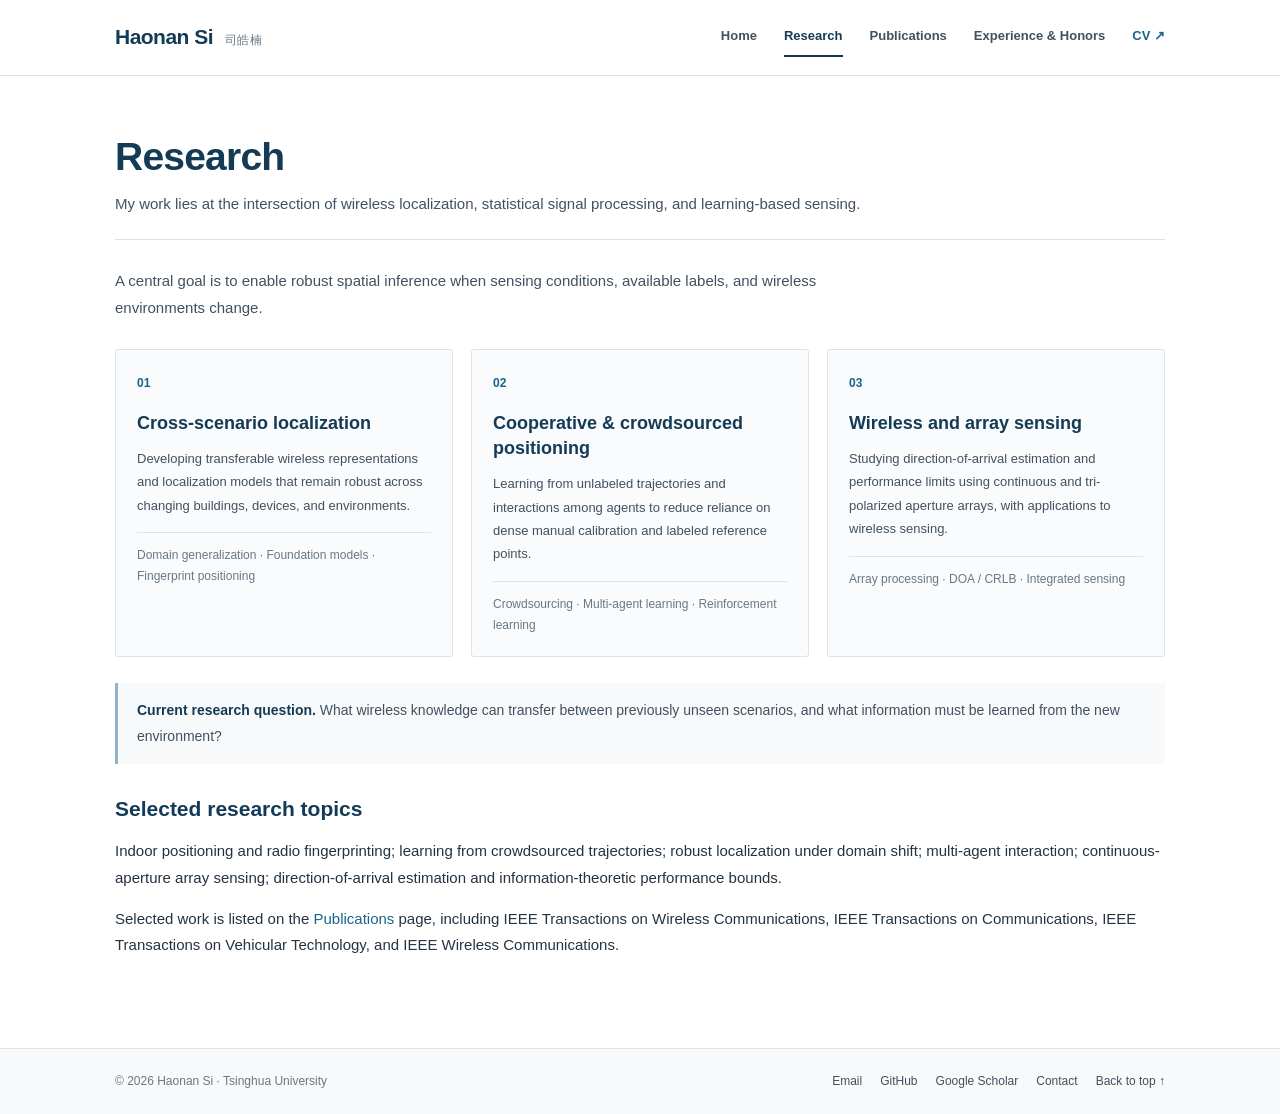
<file: research.html>
<!doctype html><html lang="en"><head>
<meta charset="utf-8"><meta name="viewport" content="width=device-width,initial-scale=1">
<title>Research · Haonan Si</title>
<meta name="description" content="I work on wireless localization and intelligent sensing, with a focus on cross-scenario generalization, crowdsourced and cooperative positioning, and array signal processing. I received my Ph.D. from UESTC in 2026 and was a visiting researcher at Queen Mary University of London.">
<link rel="stylesheet" href="style.css">
<script defer src="assets/js/site.js"></script></head><body >
<a class="skip-link" href="#main-content">Skip to content</a>
<header class="site-header" id="top"><div class="container header-row">
 <a class="site-brand" href="index.html" aria-label="Haonan Si homepage"><strong>Haonan Si</strong><span>司皓楠</span></a>
 <button class="menu-toggle" type="button" aria-expanded="false" aria-controls="primary-navigation" aria-label="Toggle navigation"><span></span><span></span><span></span></button>
 <nav id="primary-navigation" class="site-nav" aria-label="Main navigation"><a href="index.html" >Home</a>
<a href="research.html" aria-current="page" >Research</a>
<a href="publications.html" >Publications</a>
<a href="experience-honors.html" >Experience &amp; Honors</a>
<a class="nav-cv" href="assets/Haonan_Si_CV.pdf" target="_blank" rel="noopener noreferrer">CV ↗</a></nav></div></header>
<main id="main-content">


<div class="container"><header class="inner-header"><h1>Research</h1><p>My work lies at the intersection of wireless localization, statistical signal processing, and learning-based sensing.</p></header>
<div class="inner-content">
 <p class="section-lead">A central goal is to enable robust spatial inference when sensing conditions, available labels, and wireless environments change.</p>
 <div class="research-grid"><article class="research-card"><div class="research-index">01</div><h2>Cross-scenario localization</h2><p>Developing transferable wireless representations and localization models that remain robust across changing buildings, devices, and environments.</p><div class="research-keywords">Domain generalization · Foundation models · Fingerprint positioning</div></article>
<article class="research-card"><div class="research-index">02</div><h2>Cooperative &amp; crowdsourced positioning</h2><p>Learning from unlabeled trajectories and interactions among agents to reduce reliance on dense manual calibration and labeled reference points.</p><div class="research-keywords">Crowdsourcing · Multi-agent learning · Reinforcement learning</div></article>
<article class="research-card"><div class="research-index">03</div><h2>Wireless and array sensing</h2><p>Studying direction-of-arrival estimation and performance limits using continuous and tri-polarized aperture arrays, with applications to wireless sensing.</p><div class="research-keywords">Array processing · DOA / CRLB · Integrated sensing</div></article></div>
 <div class="research-note"><strong>Current research question.</strong> What wireless knowledge can transfer between previously unseen scenarios, and what information must be learned from the new environment?</div>
 <h2 class="small-heading">Selected research topics</h2>
 <p>Indoor positioning and radio fingerprinting; learning from crowdsourced trajectories; robust localization under domain shift; multi-agent interaction; continuous-aperture array sensing; direction-of-arrival estimation and information-theoretic performance bounds.</p>
 <p>Selected work is listed on the <a href="publications.html">Publications</a> page, including IEEE Transactions on Wireless Communications, IEEE Transactions on Communications, IEEE Transactions on Vehicular Technology, and IEEE Wireless Communications.</p>
</div></div>

</main><footer class="site-footer"><div class="container footer-row"><span>© 2026 Haonan Si · Tsinghua University</span><span class="footer-links">
<a href="mailto:shn@mail.tsinghua.edu.cn">Email</a>
<a href="https://github.com/victory-si" target="_blank" rel="noopener noreferrer">GitHub</a>
<a href="https://scholar.google.com/citations?user=vTp-Ue4AAAAJ&amp;hl=zh-CN" target="_blank" rel="noopener noreferrer">Google Scholar</a>
<a href="index.html#contact">Contact</a><a href="#top">Back to top ↑</a>
</span></div></footer></body></html>
</file>
<file: style.css>
/*
Theme Name: Haonan Academic
Theme URI: https://victory-si.github.io/
Author: Haonan Si
Description: A clean, multi-page academic personal website with editable research news and publications.
Version: 1.1.1
Requires at least: 6.2
Requires PHP: 7.4
License: GNU General Public License v2 or later
Text Domain: haonan-academic
Tags: portfolio, education, one-column, custom-menu, accessibility-ready
*/
:root{
  --white:#ffffff;
  --paper:#fafbfc;
  --ink:#243342;
  --ink-light:#415161;
  --muted:#697886;
  --navy:#143b56;
  --blue:#17658b;
  --highlight:#f1f4f6;
  --line:#dce3e8;
  --content:1050px;
  --text:'Segoe UI','Helvetica Neue',Arial,'Noto Sans',sans-serif;
}
*,:before,:after{box-sizing:border-box}
html{scroll-behavior:smooth;scroll-padding-top:85px}
body{margin:0;background:#fff;color:var(--ink);font:400 15px/1.75 var(--text);-webkit-font-smoothing:antialiased}
a{color:var(--blue);text-decoration:none}
a:hover{text-decoration:underline}
img,svg{max-width:100%}
button{font:inherit;cursor:pointer}
[hidden]{display:none!important}
:focus-visible{outline:2px solid var(--blue);outline-offset:3px}
.container{width:min(var(--content),calc(100% - 64px));margin:0 auto}
.skip-link{position:absolute;left:10px;top:-80px;padding:10px 17px;background:#fff;z-index:999}
.skip-link:focus{top:8px}
.site-header{position:sticky;top:0;z-index:100;background:rgba(255,255,255,.97);border-bottom:1px solid var(--line)}
.header-row{height:75px;display:flex;justify-content:space-between;gap:24px;align-items:center}
.site-brand{display:inline-flex;gap:12px;align-items:baseline;text-decoration:none!important;white-space:nowrap}
.site-brand strong{font-size:21px;color:var(--navy);font-weight:700;letter-spacing:-.025em}
.site-brand span{color:var(--muted);font-size:12px;letter-spacing:.04em}
.site-nav{display:flex;align-items:center;gap:27px}
.site-nav a{color:var(--ink-light);font-size:13px;font-weight:550;white-space:nowrap;text-decoration:none;padding:7px 0;border-bottom:2px solid transparent}
.site-nav a:hover,.site-nav a[aria-current="page"]{color:var(--navy);border-bottom-color:var(--navy)}
.site-nav .nav-cv{font-weight:650;color:var(--blue)}
.menu-toggle{display:none;align-items:center;justify-content:center;flex-direction:column;width:42px;height:42px;background:#fff;border:1px solid var(--line);border-radius:3px;gap:5px}
.menu-toggle span{width:18px;height:2px;background:var(--navy);display:block}
/* Home: intentionally compact, with news high on the page */
.home-hero{display:grid;grid-template-columns:minmax(0,1fr) 224px;gap:55px;align-items:center;padding:67px 0 58px;border-bottom:1px solid var(--line)}
.overline{display:block;text-transform:uppercase;letter-spacing:.095em;font-size:11px;font-weight:650;color:var(--muted);margin-bottom:9px}
.home-hero h1{font:700 clamp(35px,4vw,49px)/1.18 var(--text);letter-spacing:-.037em;color:var(--navy);margin:0 0 6px}
.home-hero .cn-name{color:var(--muted);font-size:15px;font-weight:400;letter-spacing:.04em;margin-left:11px;vertical-align:middle}
.home-role{font-size:14px;font-weight:600;color:var(--ink);margin:12px 0 4px}
.home-institution{font-size:13px;color:var(--muted);margin:0 0 18px}
.home-description{font-size:15px;line-height:1.85;color:var(--ink-light);max-width:640px;margin:0 0 20px}
.home-interests{font-size:13px;color:var(--muted);margin:0 0 23px}
.home-interests strong{font-weight:650;color:var(--ink)}
.hero-links{display:flex;gap:17px;flex-wrap:wrap;align-items:center}
.hero-links a{font-size:13px;font-weight:650;text-decoration:none}
.hero-links .primary-link{display:inline-flex;color:#fff;background:var(--navy);padding:9px 16px;border:1px solid var(--navy);border-radius:3px}
.hero-links .primary-link:hover{background:var(--blue);border-color:var(--blue)}
.hero-links .text-link{border-bottom:1px solid #b9c8d0;padding-bottom:3px}
.hero-photo{margin:0;width:224px;height:264px;overflow:hidden;border:1px solid var(--line);border-radius:4px;background:#f0f1ee}
.hero-photo img{width:100%;height:100%;object-fit:cover;object-position:center 24%;display:block}
/* News display inspired by a classic academic updates list */
.news-section{padding:45px 0 54px}
.block-heading{font:700 25px/1.35 var(--text);color:var(--ink);margin:0}
.heading-rule{border-bottom:1px solid var(--ink-light);padding:0 0 14px;margin-bottom:11px}
.heading-highlight{background:#edf0f2;padding:4px 11px 5px 7px;box-decoration-break:clone}
.news-list{padding:0;margin:0;list-style:none}
.news-item{position:relative;display:grid;grid-template-columns:93px minmax(0,1fr);gap:19px;padding:15px 4px 16px 21px;border-bottom:1px solid #e9eef1}
.news-item::before{content:'•';position:absolute;left:2px;top:13px;font-size:19px;color:#3a4b5b}
.news-date{font-variant-numeric:tabular-nums;font-size:14px;color:var(--navy);font-weight:650;white-space:nowrap}
.news-detail{font-size:14px;color:var(--ink-light);line-height:1.78;margin:0}
.news-detail strong{color:var(--ink);font-weight:700}
.news-detail em{color:var(--ink);font-style:italic}
.news-expand{display:inline-flex;align-items:center;gap:7px;background:transparent;border:0;padding:14px 0 2px;font-size:13px;color:var(--blue);font-weight:650}
.news-expand:hover{text-decoration:underline}
.contact-strip{border-top:1px solid var(--line);padding:28px 0 34px;display:flex;align-items:center;justify-content:space-between;gap:20px}
.contact-strip h2{font-size:16px;margin:0 0 3px;font-weight:700;color:var(--navy)}
.contact-strip p{font-size:13px;color:var(--muted);margin:0}
.contact-strip a{font-size:14px;font-weight:650;white-space:nowrap}
.contact-emails{display:flex;align-items:flex-start;flex-direction:column;gap:4px;min-width:0}
.contact-emails a{overflow-wrap:anywhere;white-space:normal}
/* Inner pages */
.inner-header{padding:57px 0 23px;border-bottom:1px solid var(--line);margin-bottom:28px}
.inner-header h1{font:700 clamp(30px,4vw,39px)/1.25 var(--text);letter-spacing:-.02em;color:var(--navy);margin:0 0 9px}
.inner-header p{margin:0;color:var(--ink-light);line-height:1.7;font-size:15px;max-width:815px}
.inner-content{padding-bottom:75px}
.small-heading{font-size:21px;line-height:1.4;color:var(--navy);margin:30px 0 12px;font-weight:700}
.section-lead{max-width:790px;color:var(--ink-light);margin:0 0 28px}
.research-grid{display:grid;grid-template-columns:repeat(3,minmax(0,1fr));gap:18px;margin:8px 0 26px}
.research-card{border:1px solid var(--line);border-radius:3px;background:var(--paper);padding:23px 21px 20px;min-height:226px}
.research-card .research-index{font-size:12px;font-weight:700;color:var(--blue);margin-bottom:17px}
.research-card h2{font-size:18px;line-height:1.4;margin:0 0 11px;color:var(--navy)}
.research-card p{font-size:13px;line-height:1.8;color:var(--ink-light);margin:0}
.research-keywords{font-size:12px;color:var(--muted);padding-top:12px;border-top:1px solid var(--line);margin-top:15px}
.research-note{border-left:3px solid #95b4c7;background:#f7f9fa;padding:14px 19px;color:var(--ink-light);font-size:14px;line-height:1.9}
.research-note strong{color:var(--navy)}
/* Publications */
.pub-intro{display:flex;align-items:center;justify-content:space-between;gap:20px;margin:6px 0 25px}
.pub-intro>span{font-size:13px;color:var(--muted)}
.pub-filters{display:flex;flex-wrap:wrap;gap:8px}
.pub-filters button{background:#fff;border:1px solid var(--line);border-radius:3px;padding:7px 11px;font-size:12px;font-weight:600;color:var(--ink-light)}
.pub-filters button.is-active,.pub-filters button:hover{border-color:var(--navy);background:var(--navy);color:#fff}
.publication-list{border-top:1px solid var(--line)}
.publication-item{display:grid;grid-template-columns:63px minmax(0,1fr) 26px;gap:20px;padding:20px 2px;border-bottom:1px solid var(--line)}
.pub-year{font:600 14px/1.5 var(--text);color:var(--navy)}
.pub-type{font-size:11px;letter-spacing:.065em;text-transform:uppercase;color:var(--muted);font-weight:700;margin-bottom:3px}
.pub-type b{font-weight:500;color:var(--muted);margin:0 5px}
.pub-status{margin-left:9px;background:#eff5f6;color:#3a7176;padding:2px 5px;font-size:11px;letter-spacing:0;text-transform:none}
.pub-content h2{font-size:15px;line-height:1.6;margin:0 0 6px;font-weight:700;color:var(--ink)}
.pub-content h2 a{color:inherit}
.pub-authors{font-size:12px;color:var(--muted);line-height:1.7;margin:0}
.pub-link{font-size:18px;text-align:center;padding:0 0 4px;color:var(--blue)}
.pub-bottom{display:flex;justify-content:space-between;gap:24px;align-items:center;margin-top:24px}
.pub-bottom p{font-size:12px;max-width:690px;color:var(--muted);margin:0}
.pub-bottom a{font-size:13px;font-weight:650;white-space:nowrap}
/* Experience & honors */
.experience-layout{display:grid;grid-template-columns:minmax(0,1fr) 260px;gap:54px;align-items:start}
.timeline{margin-top:2px}
.timeline-item{display:grid;grid-template-columns:139px minmax(0,1fr);gap:16px;padding:17px 0 20px;border-bottom:1px solid var(--line)}
.timeline-date{font-size:12px;font-weight:700;color:var(--muted);padding-top:3px}
.timeline-content h2{font-size:16px;line-height:1.45;margin:0 0 4px;color:var(--navy)}
.timeline-content p{font-size:14px;color:var(--ink);font-weight:600;margin:0 0 4px}
.timeline-content span{font-size:13px;color:var(--muted);line-height:1.7}
.experience-aside{margin-top:8px}
.experience-aside figure{margin:0;border:1px solid var(--line);border-radius:3px;overflow:hidden}
.experience-aside img{width:100%;height:333px;object-fit:cover;object-position:center 38%;display:block}
.experience-aside figcaption{padding:9px 12px;background:var(--paper);font-size:12px;color:var(--muted);line-height:1.5}
.aside-note{font-size:13px;color:var(--ink-light);line-height:1.85;margin-top:14px}
.honors-section{margin-top:43px;border-top:1px solid var(--line);padding-top:8px}
.honors-grid{display:grid;grid-template-columns:1fr 1fr;gap:4px 32px}
.honors-grid li{margin-bottom:9px;color:var(--ink-light);font-size:14px}
.honors-grid ul{padding-left:18px;margin:4px 0}
.service-note{font-size:13px;color:var(--muted);margin-top:12px;border-top:1px solid var(--line);padding-top:17px}
/* Footer */
.site-footer{background:#f7f9fa;border-top:1px solid var(--line);padding:22px 0}
.footer-row{display:flex;gap:14px;justify-content:space-between;align-items:center;font-size:12px;color:var(--muted)}
.footer-row .footer-links{display:flex;gap:18px;flex-wrap:wrap}
.footer-row a{color:var(--ink-light)}
/* WordPress generic content templates */
.general-entry{padding:32px 0 70px;max-width:800px}
.general-entry h1{font-size:35px;line-height:1.3;color:var(--navy)}
.general-entry p{font-size:15px;color:var(--ink-light)}
@media(max-width:900px){
 .container{width:min(var(--content),calc(100% - 48px))}
 .site-nav{gap:16px}.site-nav a{font-size:12px}
 .home-hero{grid-template-columns:minmax(0,1fr) 195px;gap:30px}
 .hero-photo{width:195px;height:237px}
 .experience-layout{gap:26px;grid-template-columns:minmax(0,1fr) 220px}
 .experience-aside img{height:290px}
}
@media(max-width:700px){
 .container{width:calc(100% - 34px)}
 .header-row{height:64px}
 .site-brand strong{font-size:19px}
 .menu-toggle{display:flex}
 .site-nav{display:none;position:absolute;top:64px;left:0;right:0;background:#fff;box-shadow:0 12px 24px #24334218;padding:14px 17px 20px;border-bottom:1px solid var(--line);align-items:stretch;gap:0;flex-direction:column}
 .site-nav.open{display:flex}
 .site-nav a{padding:9px 3px;font-size:14px;border-bottom:1px solid var(--line)}
 .site-nav a:last-child{border-bottom:0}
 .home-hero{grid-template-columns:1fr;gap:23px;padding:37px 0 32px}
 .home-hero h1{font-size:37px}
 .home-description{font-size:14px}
 .hero-photo{width:170px;height:205px;grid-row:1;justify-self:start}
 .news-section{padding:32px 0 39px}
 .block-heading{font-size:22px}
 .news-item{grid-template-columns:1fr;gap:4px;padding:13px 2px 13px 19px}
 .news-date,.news-detail{font-size:13px}
 .news-detail{line-height:1.8}
 .contact-strip{flex-direction:column;align-items:flex-start;gap:8px}
 .inner-header{padding:39px 0 19px}.inner-header h1{font-size:30px}
 .inner-content{padding-bottom:45px}
 .research-grid{grid-template-columns:1fr;gap:12px}.research-card{min-height:0;padding:20px}
 .research-card .research-index{margin-bottom:7px}
 .pub-intro{align-items:flex-start;flex-direction:column;gap:11px}
 .publication-item{grid-template-columns:49px minmax(0,1fr) 15px;gap:8px;padding:15px 0}
 .pub-content h2{font-size:14px}.pub-type{font-size:10px}
 .pub-authors{font-size:11px}
 .pub-link{font-size:16px}
 .pub-filters{gap:6px}.pub-filters button{font-size:11px;padding:5px 7px}
 .pub-bottom{flex-direction:column;align-items:flex-start;gap:13px}
 .experience-layout{grid-template-columns:1fr;gap:24px}
 .timeline-item{grid-template-columns:1fr;gap:3px;padding:15px 0}
 .experience-aside{max-width:320px;margin-top:0}
 .experience-aside img{height:330px}
 .honors-grid{grid-template-columns:1fr;gap:0}
 .footer-row{align-items:flex-start;flex-direction:column;gap:7px}
}
@media(prefers-reduced-motion:reduce){html{scroll-behavior:auto}}
@media print{.site-nav,.menu-toggle,.hero-links,.contact-strip,.site-footer,.pub-filters,.news-expand{display:none!important}.home-hero{padding:24px 0}.inner-header{padding:20px 0}.inner-content{padding-bottom:15px}.container{width:100%}.publication-item{break-inside:avoid}}

/* Static-site progressive enhancement and narrow-screen resilience. */
.pub-content,.research-card{overflow-wrap:anywhere}
@media(max-width:700px){html:not(.js) .site-nav{display:flex;position:static;box-shadow:none}html:not(.js) .header-row{height:auto;flex-wrap:wrap;padding-top:10px}html:not(.js) .menu-toggle{display:none}html:not(.js) .site-nav{flex-basis:100%}}
@media print{.publication-item[hidden],.news-item[hidden]{display:grid!important}}
</file>
